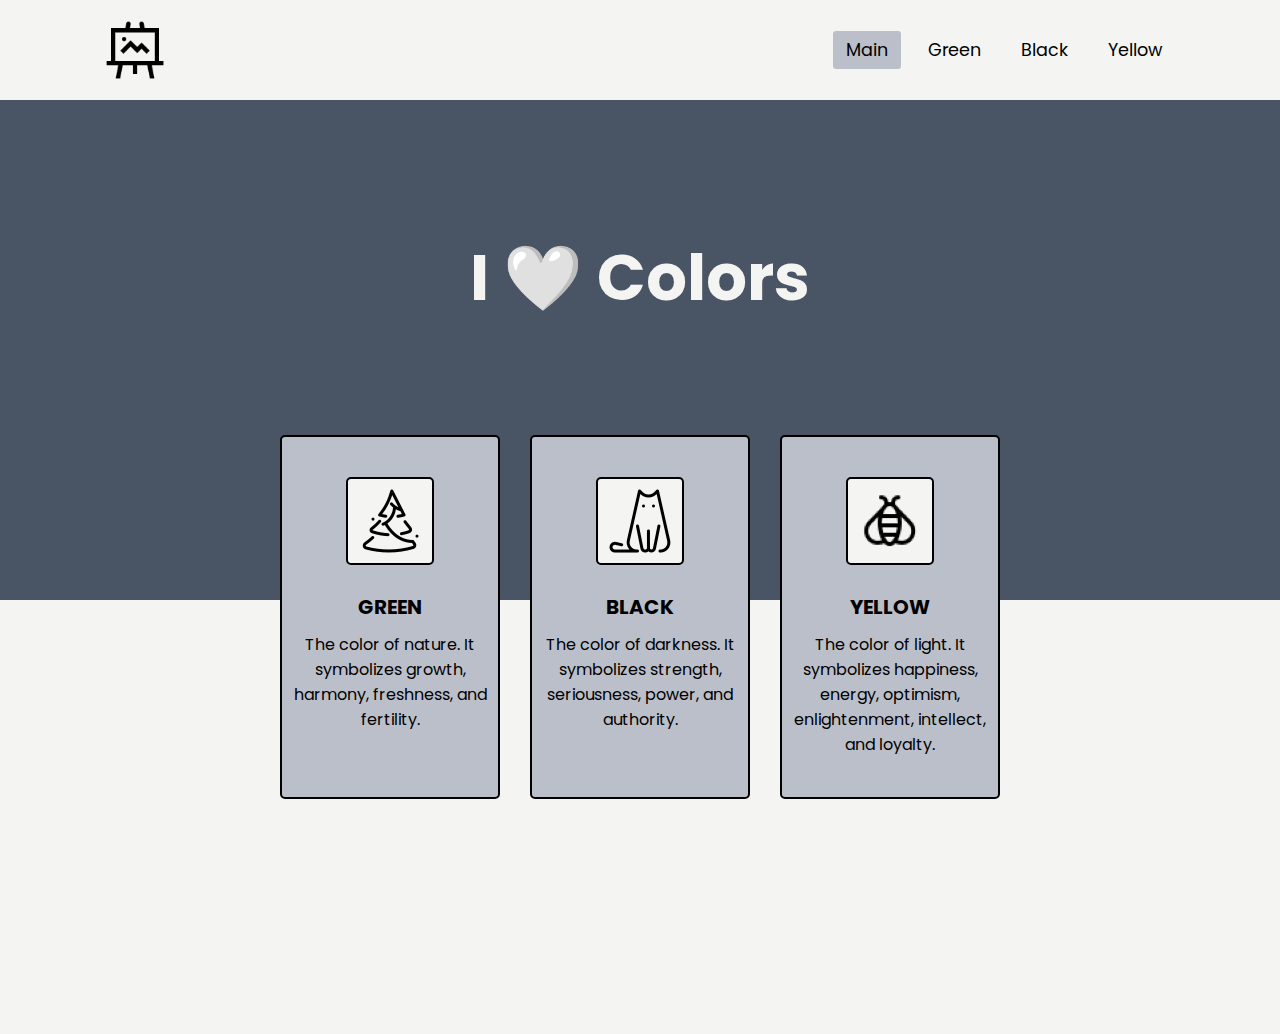
<file: index.html>
<!DOCTYPE html>
<html lang="en" dir="ltr">

<head>
  <meta charset="utf-8">
  <meta name="viewport" content="width=device-width, initial-scale=1">
  <link rel="stylesheet" href="styles.css">
  <link href="https://fonts.googleapis.com/css2?family=Poppins&display=swap" rel="stylesheet">
  <link rel="icon" href="img/icon.jpg">
  <title>I🖤Colors</title>
</head>

<body class="main">
    <nav class="mnav">
      <img src="img/easel.png" alt="Easel">
      <ul>
        <li><a class="mainpglink" href="index.html">Main</a></li>
        <li><a class="mlink" href="green.html">Green</a></li>
        <li><a class="mlink" href="black.html">Black</a></li>
        <li><a class="mlink" href="yellow.html">Yellow</a></li>
      </ul>
    </nav>

  <div class="titlehead">
    <h1>I 🤍 Colors</h1>
  </div>

  <section class="containers">
    <div class="container-info">
      <a href="green.html"><img src="img/tree.png" alt="Tree"></a>
      <h4>Green</h4>
      <div class="content">
        <p>The color of nature. It symbolizes growth, harmony, freshness, and fertility.</p>
      </div>
    </div>

    <div class="container-info">
      <a href="black.html"><img src="img/cat.png" alt="Cat"></a>
      <h4>Black</h4>
      <div class="content">
        <p>The color of darkness. It symbolizes strength, seriousness, power, and authority.</p>
      </div>
    </div>

    <div class="container-info">
      <a href="yellow.html"><img src="img/bee.png" alt="Bee"></a>
      <h4>Yellow</h4>
      <div class="content">
        <p>The color of light. It symbolizes happiness, energy, optimism, enlightenment, intellect, and loyalty.</p>
      </div>
    </div>
  </section>
</body>

</html>
</file>
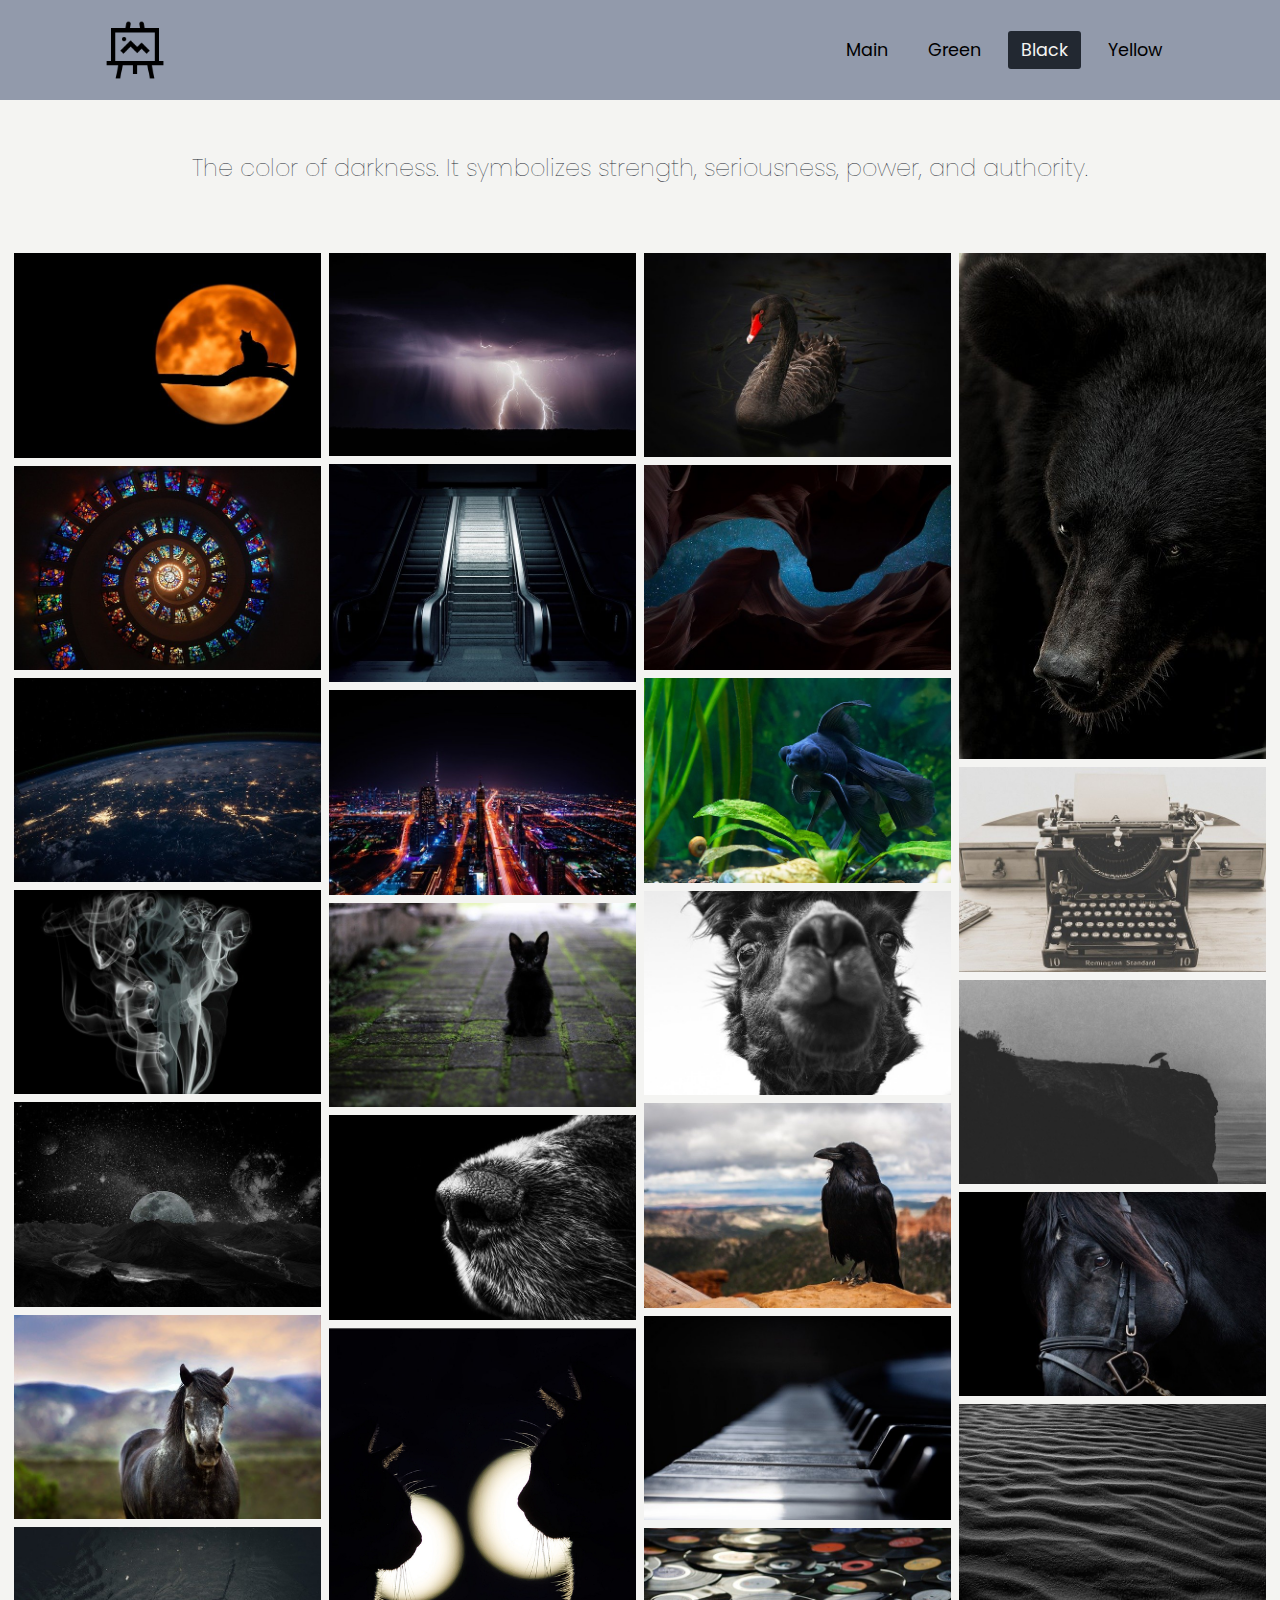
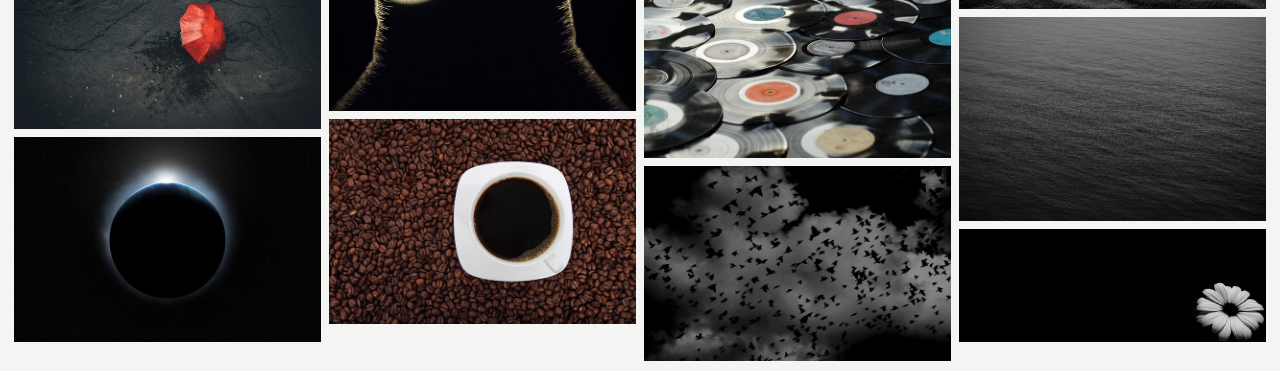
<file: black.html>
<!DOCTYPE html>
<html lang="en" dir="ltr">
  <head>
    <meta charset="utf-8">    <meta charset="utf-8">
    <meta charset="utf-8">
    <meta name="viewport" content="width=device-width, initial-scale=1">
    <link rel="stylesheet" href="styles.css">
    <link href="https://fonts.googleapis.com/css2?family=Poppins&display=swap" rel="stylesheet">
    <link rel="icon" href="img/icon.jpg">
    <title>I🖤Black</title>
  </head>
  <body class="black">
    <nav class="bnav">
      <img src="img/easel.png" alt="Easel">
      <ul>
        <li><a class="blink" href="index.html">Main</a></li>
        <li><a class="blink" href="green.html">Green</a></li>
        <li><a class="blackpglink" href="black.html">Black</a></li>
        <li><a class="blink" href="yellow.html">Yellow</a></li>
      </ul>
    </nav>
    <h2 class="headb">The color of darkness. It symbolizes strength, seriousness, power, and authority.</h2>
    <div class="blackgallery">
      <div class="blackcol">
        <img src="img/black1.jpg" alt="cat moon">
        <img src="img/black2.jpg" alt="swirl">
        <img src="img/black3.jpg" alt="earth">
        <img src="img/black4.jpg" alt="smoke">
        <img src="img/black5.jpg" alt="stars and mountains">
        <img src="img/black21.jpg" alt="horse">
        <img src="img/black24.jpg" alt="umbrella">
        <img src="img/black29.jpg" alt="eclipse">
      </div>
      <div class="blackcol">
        <img src="img/black6.jpg" alt="storm">
        <img src="img/black7.jpg" alt="stairs">
        <img src="img/black8.jpg" alt="city">
        <img src="img/black9.jpg" alt="cat road">
        <img src="img/black10.jpg" alt="nose">
        <img src="img/black20.png" alt="two cats">
        <img src="img/black18.jpg" alt="coffee">
      </div>
      <div class="blackcol">
        <img src="img/black11.jpg" alt="swan">
        <img src="img/black12.jpg" alt="canyon">
        <img src="img/black17.jpg" alt="fish">
        <img src="img/black19.jpg" alt="alpaca">
        <img src="img/black14.jpg" alt="crow">
        <img src="img/black15.jpg" alt="piano">
        <img src="img/black23.jpg" alt="vinyl">
        <img src="img/black30.jpg" alt="birds in the sky">
      </div>
      <div class="blackcol">
        <img src="img/black16.jpg" alt="bear">
        <img src="img/black13.jpg" alt="typewriter">
        <img src="img/black26.jpg" alt="cliff">
        <img src="img/black27.jpg" alt="horse">
        <img src="img/black25.jpg" alt="sand">
        <img src="img/black22.jpg" alt="water">
        <img src="img/black28.jpg" alt="flower">
      </div>
    </div>
  </body>
</html>
</file>
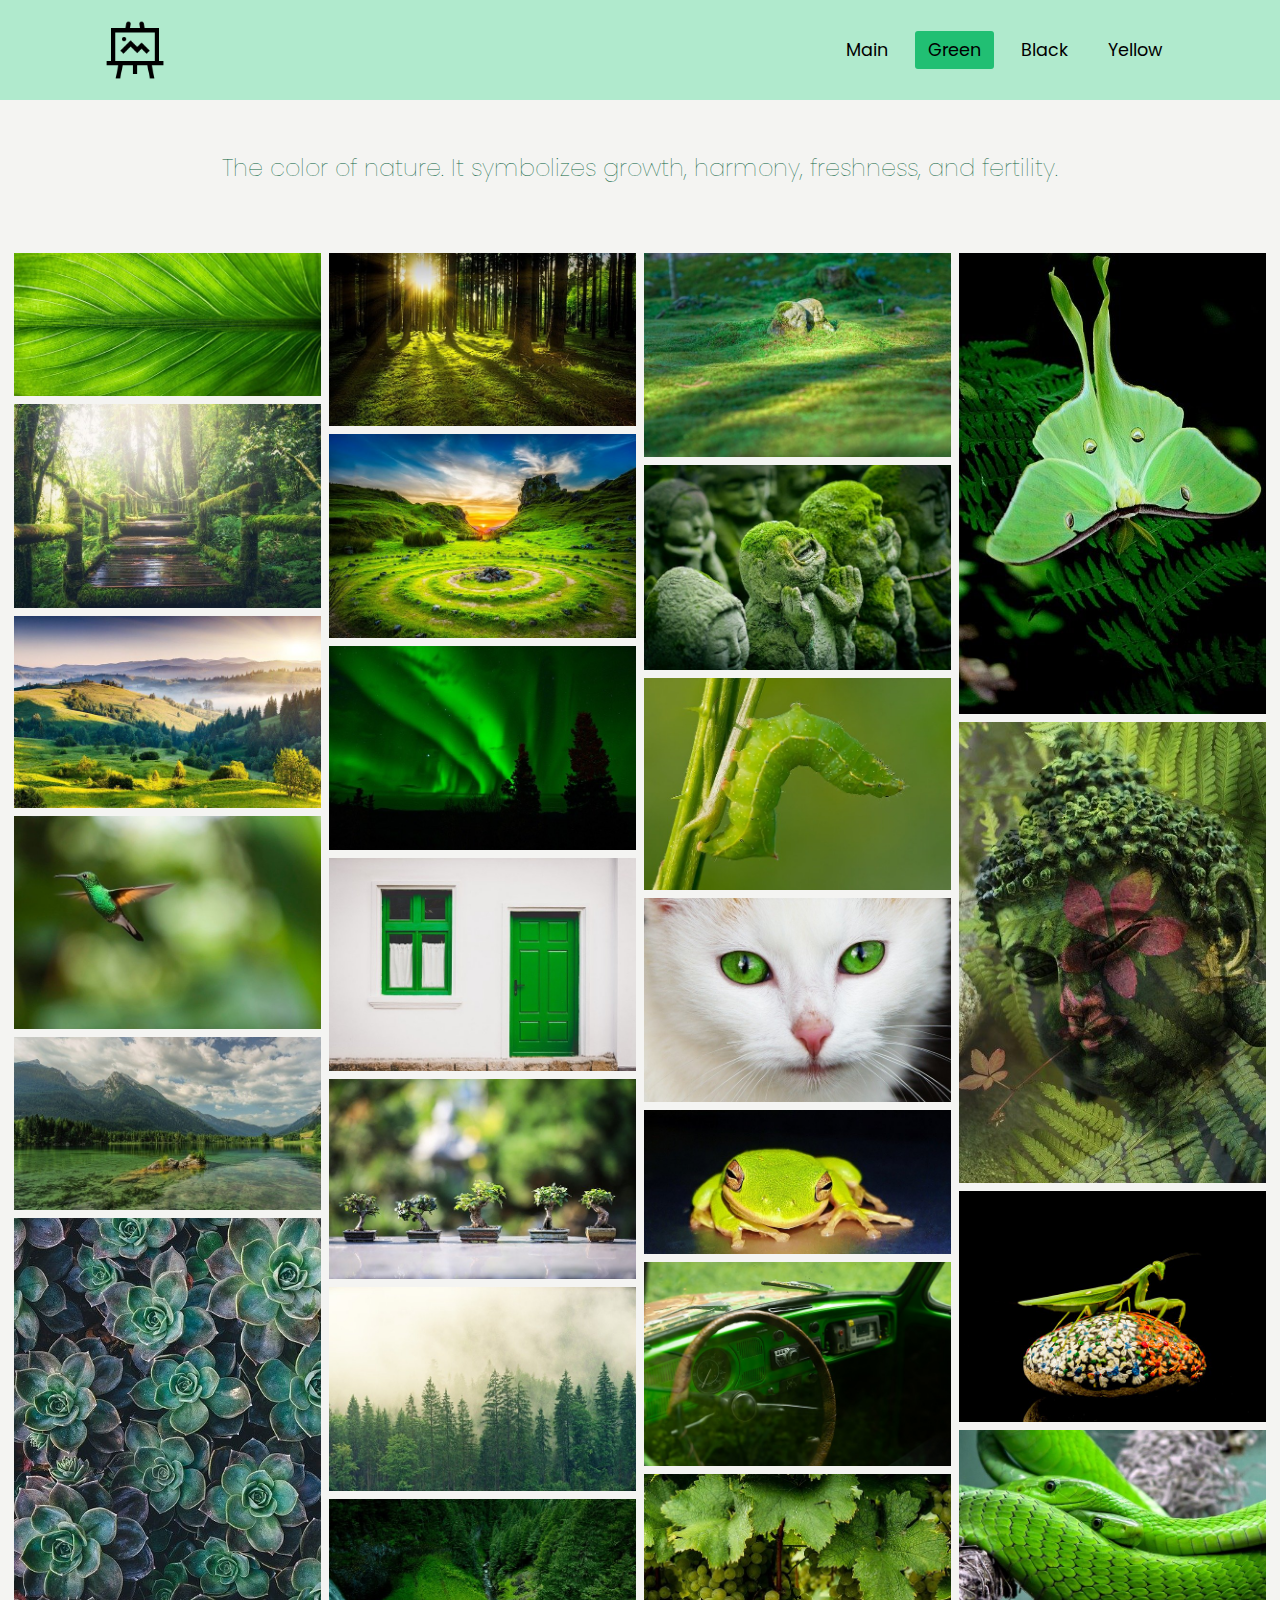
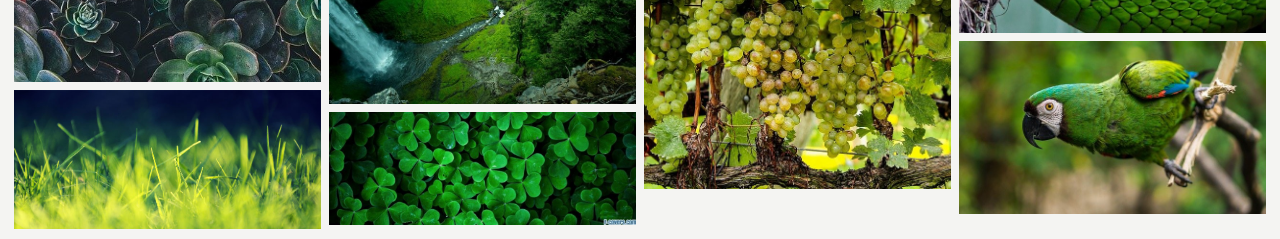
<file: green.html>
<!DOCTYPE html>
<html lang="en" dir="ltr">
  <head>
    <meta charset="utf-8">
    <meta charset="utf-8">
    <meta name="viewport" content="width=device-width, initial-scale=1">
    <link rel="stylesheet" href="styles.css">
    <link href="https://fonts.googleapis.com/css2?family=Poppins&display=swap" rel="stylesheet">
    <link rel="icon" href="img/icon.jpg">
    <title>I💚Green</title>
  </head>
  <body class="green">
    <nav class="gnav">
      <img src="img/easel.png" alt="Easel">
      <ul>
        <li><a class="glink" href="index.html">Main</a></li>
        <li><a class="greenpglink" href="green.html">Green</a></li>
        <li><a class="glink" href="black.html">Black</a></li>
        <li><a class="glink" href="yellow.html">Yellow</a></li>
      </ul>
    </nav>
    <h2 class="headg">The color of nature. It symbolizes growth, harmony, freshness, and fertility.</h2>
    <div class="greengallery">
      <div class="greencol">
        <img src="img/green1.jpg" alt="leaf">
        <img src="img/green2.jpg" alt="stairs">
        <img src="img/green3.jpg" alt="hills">
        <img src="img/green4.jpg" alt="hummingbird">
        <img src="img/green5.jpg" alt="mountains">
        <img src="img/green21.jpg" alt="succulents">
        <img src="img/green24.jpg" alt="grass">
      </div>
      <div class="greencol">
        <img src="img/green6.jpg" alt="forrest">
        <img src="img/green7.jpg" alt="circles">
        <img src="img/green8.jpg" alt="aurora">
        <img src="img/green9.jpg" alt="door">
        <img src="img/green10.jpg" alt="tree">
        <img src="img/green26.jpg" alt="trees">
        <img src="img/green27.jpg" alt="waterfall">
        <img src="img/green28.jpg" alt="clover">
      </div>
      <div class="greencol">
        <img src="img/green11.jpg" alt="buried statue">
        <img src="img/green12.jpg" alt="statue">
        <img src="img/green17.jpg" alt="caterpillar">
        <img src="img/green19.jpg" alt="eyes">
        <img src="img/green14.jpg" alt="frog">
        <img src="img/green15.jpg" alt="car">
        <img src="img/green23.jpg" alt="grapes">
      </div>
      <div class="greencol">
        <img src="img/green16.jpg" alt="moth">
        <img src="img/green13.jpg" alt="buddha">
        <img src="img/green20.jpg" alt="praying">
        <img src="img/green25.jpg" alt="snakes">
        <img src="img/green18.jpg" alt="bird">
      </div>
    </div>
  </body>
</html>
</file>
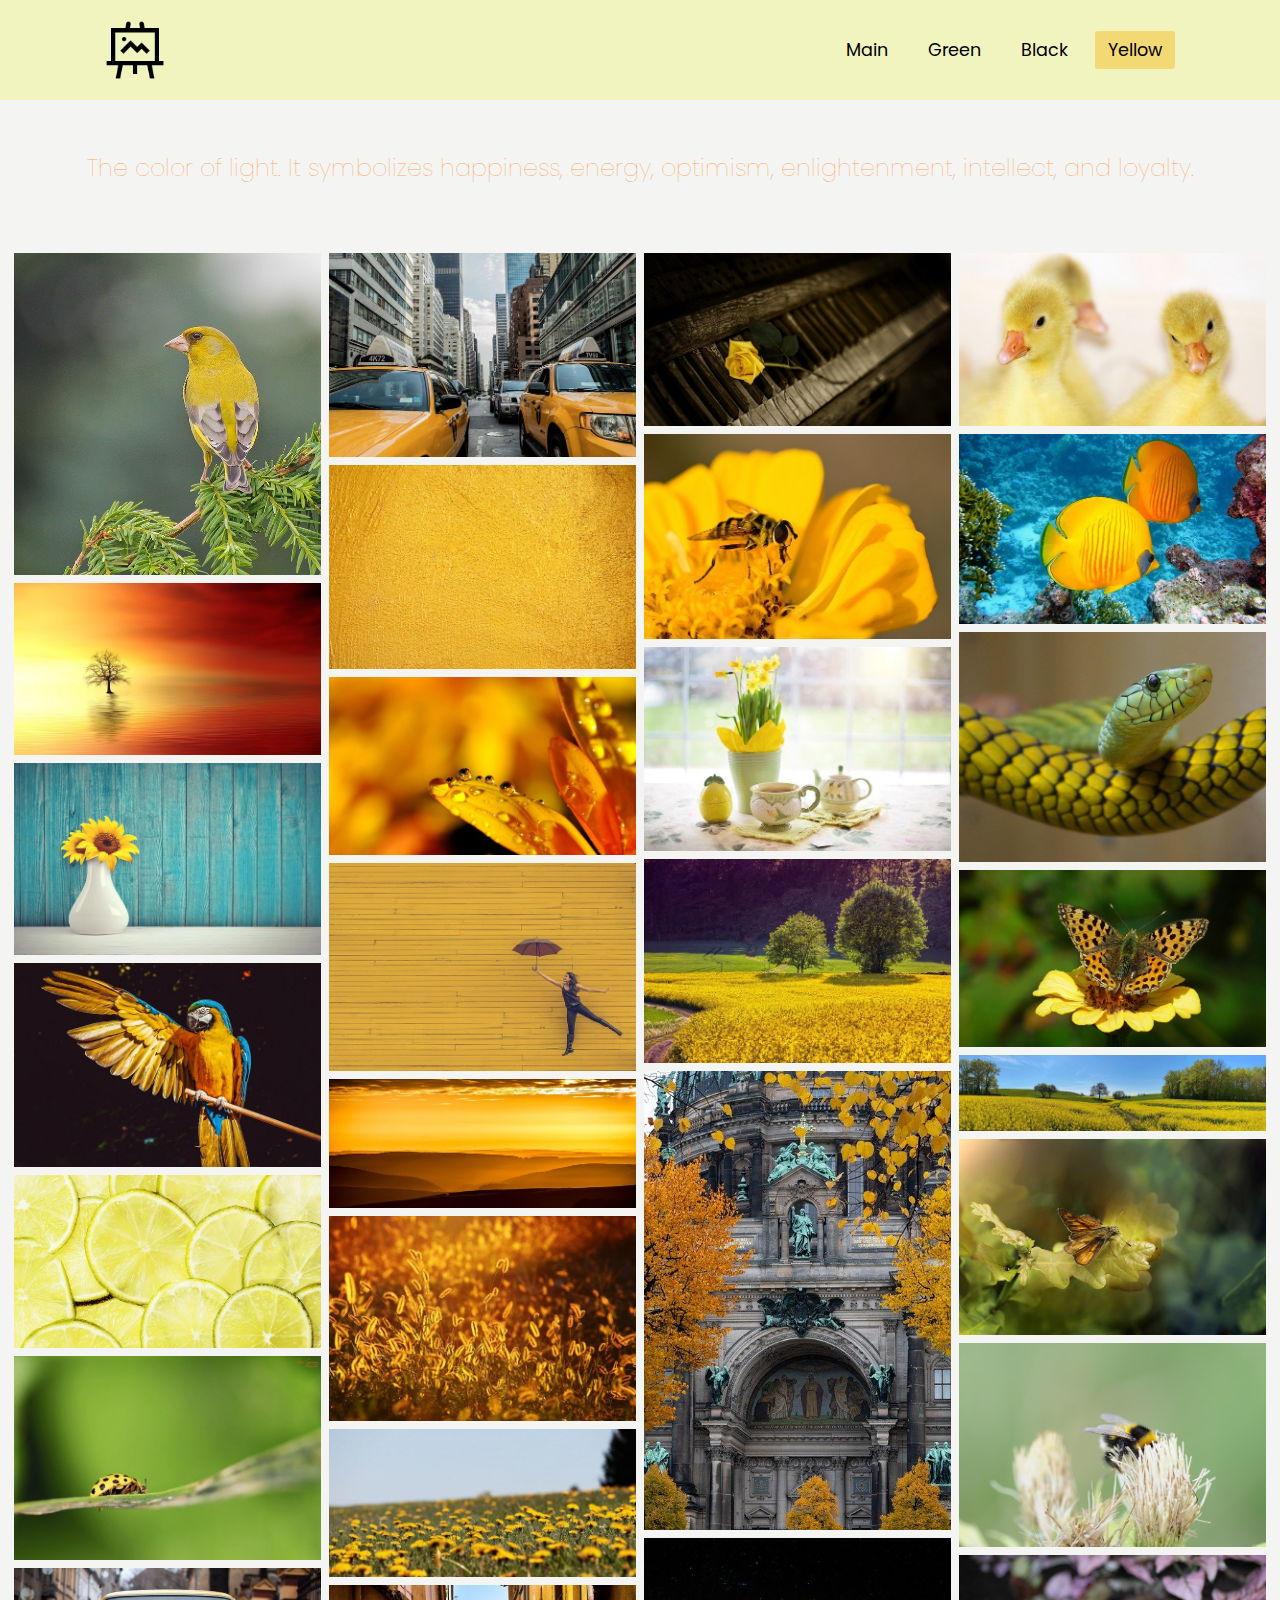
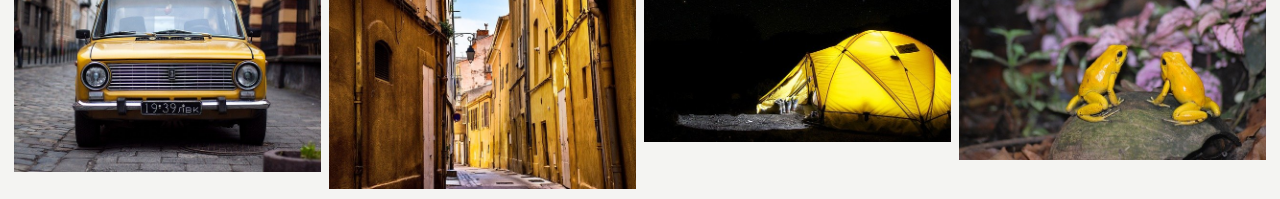
<file: yellow.html>
<!DOCTYPE html>
<html lang="en" dir="ltr">
<head>
    <meta charset="utf-8">    <meta charset="utf-8">
    <meta charset="utf-8">
    <meta name="viewport" content="width=device-width, initial-scale=1">
    <link rel="stylesheet" href="styles.css">
    <link href="https://fonts.googleapis.com/css2?family=Poppins&display=swap" rel="stylesheet">
    <link rel="icon" href="img/icon.jpg">
    <title>I💛Yellow</title>
  </head>
  <body class="yellow">
    <nav class="ynav">
      <img src="img/easel.png" alt="Easel">
      <ul>
        <li><a class="ylink" href="index.html">Main</a></li>
        <li><a class="ylink" href="green.html">Green</a></li>
        <li><a class="ylink" href="black.html">Black</a></li>
        <li><a class="yellowpglink" href="yellow.html">Yellow</a></li>
      </ul>
    </nav>
    <h2 class="heady">The color of light. It symbolizes happiness, energy, optimism, enlightenment, intellect, and loyalty.</h2>
    <div class="yellowgallery">
      <div class="yellowcol">
        <img src="img/yellow1.jpg" alt="bird">
        <img src="img/yellow2.jpg" alt="water">
        <img src="img/yellow3.jpg" alt="flower in vase">
        <img src="img/yellow4.jpg" alt="bird">
        <img src="img/yellow5.jpg" alt="sliced limes">
        <img src="img/yellow21.jpg" alt="ladybug">
        <img src="img/yellow24.jpg" alt="car">
      </div>
      <div class="yellowcol">
        <img src="img/yellow6.jpg" alt="taxi">
        <img src="img/yellow7.jpg" alt="wall">
        <img src="img/yellow8.jpg" alt="leaf">
        <img src="img/yellow9.jpg" alt="umbrella">
        <img src="img/yellow10.jpg" alt="hills">
        <img src="img/yellow20.jpg" alt="field">
        <img src="img/yellow18.jpg" alt="field">
        <img src="img/yellow23.jpg" alt="alley">
      </div>
      <div class="yellowcol">
        <img src="img/yellow11.jpg" alt="rose on piano">
        <img src="img/yellow12.jpg" alt="bee">
        <img src="img/yellow17.jpg" alt="tea set">
        <img src="img/yellow19.jpg" alt="field">
        <img src="img/yellow14.jpg" alt="building">
        <img src="img/yellow15.jpg" alt="tent">
      </div>
      <div class="yellowcol">
        <img src="img/yellow16.jpg" alt="ducks">
        <img src="img/yellow13.jpg" alt="fish">
        <img src="img/yellow26.jpg" alt="snake">
        <img src="img/yellow27.jpg" alt="butterfly">
        <img src="img/yellow25.jpg" alt="field">
        <img src="img/yellow22.jpg" alt="butterfly">
        <img src="img/yellow28.jpg" alt="bee">
        <img src="img/yellow29.jpg" alt="frog">
      </div>
    </div>
  </body>
</html>
</file>
<file: styles.css>
* {
  margin: 0;
  padding: 0;
  box-sizing: border-box;
  text-decoration: none;
  list-style: none;
  font-family: 'Poppins', sans-serif;
}

.main {
  background-color: #f4f4f2;
}

/***Taskbar***/

.mnav {
  background: #f4f4f2;
  position: relative;
  height: 100px;
  width: 100%;
}

nav img {
  width: 70px;
  position: relative;
  top: 15px;
  left: 100px;
}

nav ul {
  position: absolute;
  float: right;
  top: 0;
  right: 100px;
}

nav ul li {
  display: inline-block;
  line-height: 100px;
  margin: 0 5px;
}

nav ul li a {
   color: #000;
   font-size: 1.1rem;
   padding: 7px 13px;
   border-radius: 3px;
}

.mainpglink, .mlink:hover {
  background: #bbbfca;
  transition: .5s;
}

@media screen and (max-width: 768px) {
  .mnav {
    background: #f4f4f2;
    height: 290px;
    width: 100%;
    position: relative;
  }
  nav img {
    display: none;
  }

  nav ul {
    position: absolute;
    left: 0;
    right: 0;
    padding: 10px;
  }

  nav ul li {
    text-align: center;
    display: block;
    line-height: 70px;
    margin: 0 5px;
  }
}


/***Header***/

.titlehead {
  background-color: #495464;
  color: #f4f4f2;
  height: 500px;
  width: 100%;
  margin: 0;
  text-align: center;
}

.titlehead h1 {
  margin: 0;
  font-size: 4rem;
  padding: 130px 0 30px;
}

/***Color Containers***/

.containers {
  width: 100%;
  display: flex;
  justify-content: center;
  flex-flow: row wrap;
  padding: 20px;
  position: absolute;
  font-weight: bolder;
  text-align: center;
}

.containers img {
  background-color: #f4f4f2;
  padding: 10px;
  border: 2px solid #000;
  border-radius: 5px;
}

.container-info {
  background-color: #bbbfca;
  position: relative;
  top: -200px;
  border: 2px solid #000;
  border-radius: 5px;
  width: 220px;
  min-height: 250px;
  margin: 15px;
  padding: 40px 10px 40px;
}

.containers h4 {
  text-transform: uppercase;
  font-size: 1.25rem;
  color: #000;
  padding: 20px 10px 10px;
}

.containers p {
  font-weight: lighter;
}

/***GREEN PAGE**/

.green {
  background-color: #f4f4f2;
}

.gnav {
  background: #b0eacd;
  position: relative;
  height: 100px;
  width: 100%;
}

.greenpglink, .glink:hover {
  background: #21bf73;
  transition: .5s;
}

@media screen and (max-width: 768px) {
  .gnav {
    background: #b0eacd;
    height: 290px;
    width: 100%;
    position: relative;
  }
}

/**Green Header**/

.headg {
  text-align: center;
  padding: 50px 0 50px;
  font-weight: lighter;
  color: #06623b;
}

/***Green Images***/

.greengallery {
  display: flex;
  flex-wrap: wrap;
  padding: 10px;
}

.greencol {
  flex: 25%;
  max-width: 25%;
  padding: 0 4px;
}

.greencol img {
  margin-top: 8px;
  vertical-align: middle;
  width: 100%;
}

@media screen and (max-width: 800px) {
  .greencol {
    flex: 50%;
    max-width: 50%;
  }
}

/**Black Page**/

.black {
  background-color: #f4f4f2;
}

.bnav {
  background: #929aab;
  position: relative;
  height: 100px;
  width: 100%;
}

.blackpglink, .blink:hover {
  background: #222831;
  color: #f4f4f2;
  transition: .5s;
}

@media screen and (max-width: 768px) {
  .bnav {
    background: #929aab;
    height: 290px;
    width: 100%;
    position: relative;
  }
}

/**Black Header**/

.headb {
  text-align: center;
  padding: 50px 0 50px;
  font-weight: lighter;
  color: #222831;
}

/***Black Images***/

.blackgallery {
  display: flex;
  flex-wrap: wrap;
  padding: 10px;
}

.blackcol {
  flex: 25%;
  max-width: 25%;
  padding: 0 4px;
}

.blackcol img {
  margin-top: 8px;
  vertical-align: middle;
  width: 100%;
}

@media screen and (max-width: 800px) {
  .blackcol {
    flex: 50%;
    max-width: 50%;
  }
}

/**Yellow Page**/

.yellow {
  background-color: #f4f4f2;
}

.ynav {
  background: #f2f4c0;
  position: relative;
  height: 100px;
  width: 100%;
}

.yellowpglink, .ylink:hover {
  background: #f2d974;
  transition: .5s;
}

@media screen and (max-width: 768px) {
  .ynav {
    background: #f2f4c0;
    height: 290px;
    width: 100%;
    position: relative;
  }
}

/**Yellow Header**/

.heady {
  text-align: center;
  padding: 50px 0 50px;
  font-weight: lighter;
  color: #ffa45b;
}

/***Yellow Images***/

.yellowgallery {
  display: flex;
  flex-wrap: wrap;
  padding: 10px;
}

.yellowcol {
  flex: 25%;
  max-width: 25%;
  padding: 0 4px;
}

.yellowcol img {
  margin-top: 8px;
  vertical-align: middle;
  width: 100%;
}

@media screen and (max-width: 800px) {
  .yellowcol {
    flex: 50%;
    max-width: 50%;
  }
}
</file>
